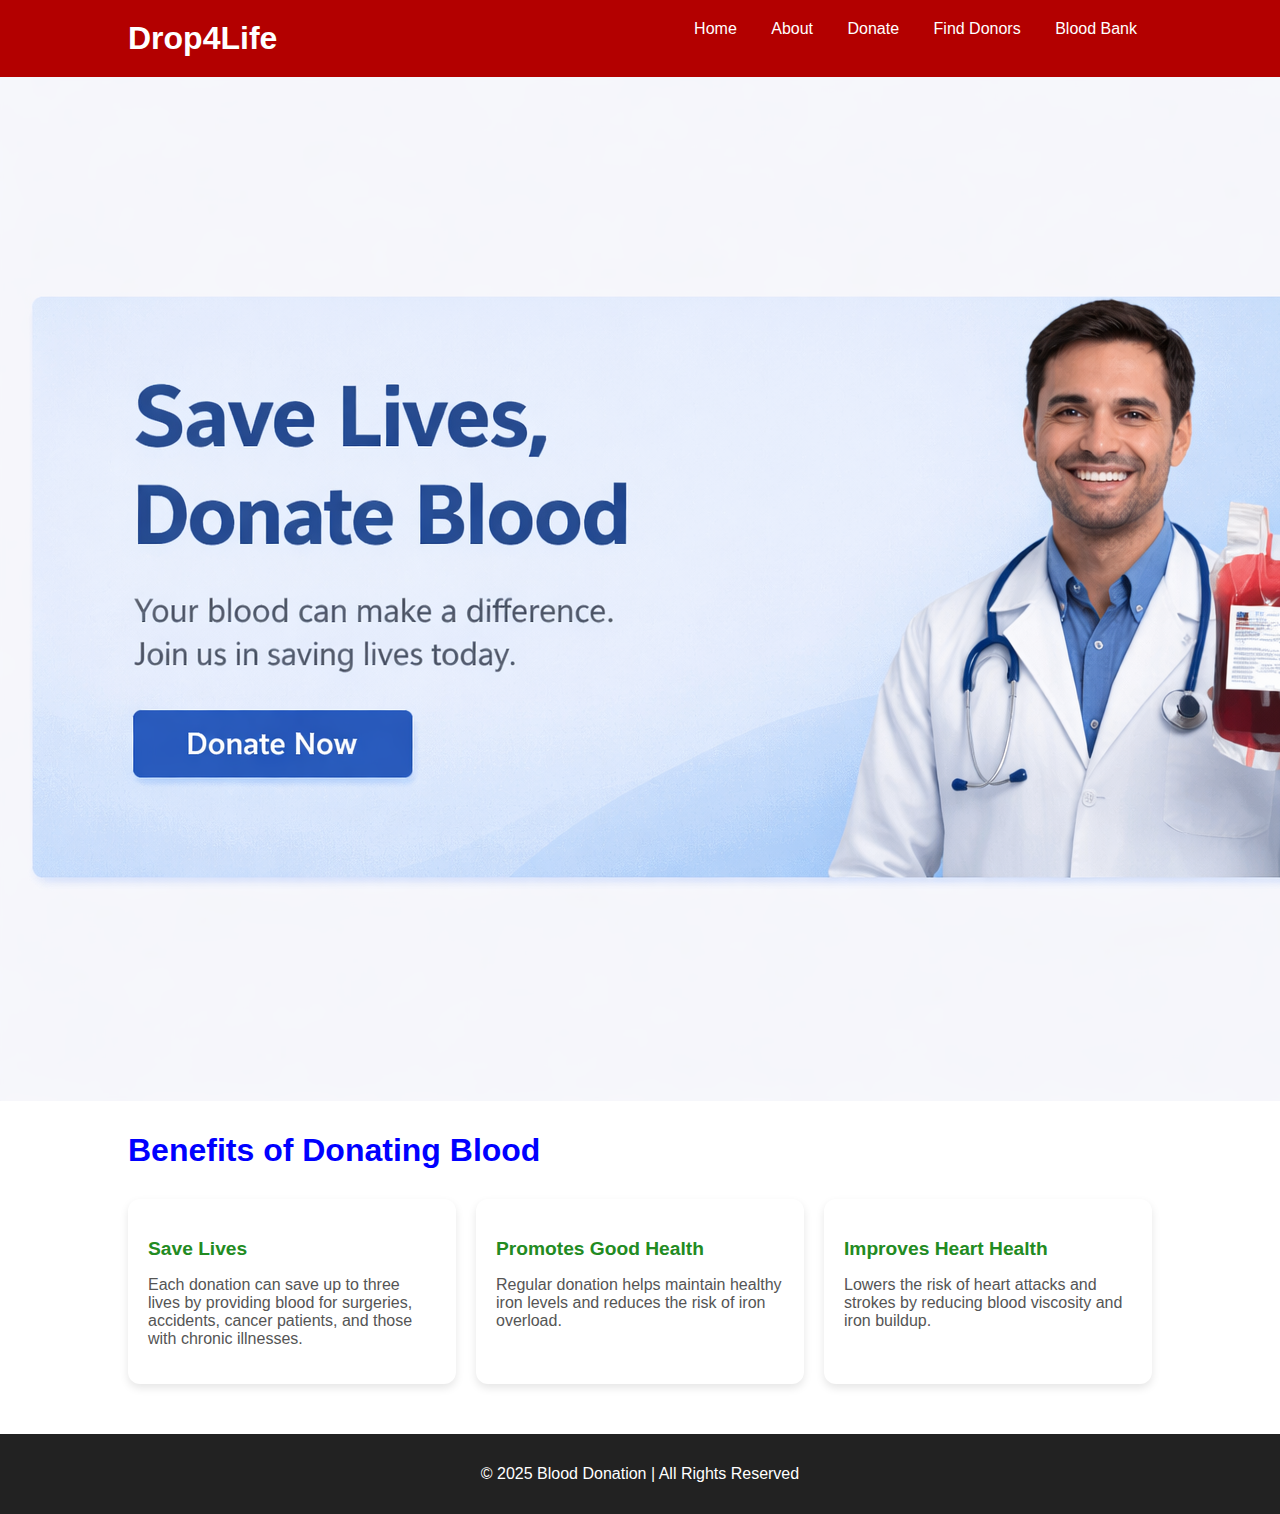
<file: index.html>
<!DOCTYPE html>
<html lang="en">
  <head>
    <meta charset="UTF-8" />
    <meta name="viewport" content="width=device-width, initial-scale=1.0" />
    <title>Blood Donation | Home</title>
    <link rel="stylesheet" href="css/index.css" />
  </head>
  <body>
    <header>
      <div class="container">
        <h1>Drop4Life</h1>
        <nav>
          <a href="index.html">Home</a>
          <a href="pages/about.html">About</a>
          <a href="pages/donate.html">Donate</a>
          <a href="pages/find_donors.html">Find Donors</a>
          <a href="pages/blood_bank.html">Blood Bank</a>
        </nav>
      </div>
    </header>

    <div class="hero-image">
      <img src="./Assets/saveliveimages.png" alt="Save Lives Donate Blood" />
    </div>

    <section id="benefits" class="container">
      <h2>Benefits of Donating Blood</h2>
      <div class="benefits-cards">
        <div class="card">
          <h3>Save Lives</h3>
          <p>
            Each donation can save up to three lives by providing blood for
            surgeries, accidents, cancer patients, and those with chronic
            illnesses.
          </p>
        </div>
        <div class="card">
          <h3>Promotes Good Health</h3>
          <p>
            Regular donation helps maintain healthy iron levels and reduces the
            risk of iron overload.
          </p>
        </div>
        <div class="card">
          <h3>Improves Heart Health</h3>
          <p>
            Lowers the risk of heart attacks and strokes by reducing blood
            viscosity and iron buildup.
          </p>
        </div>
      </div>
    </section>

    <footer>
      <p>© 2025 Blood Donation | All Rights Reserved</p>
    </footer>
  </body>
</html>
</file>
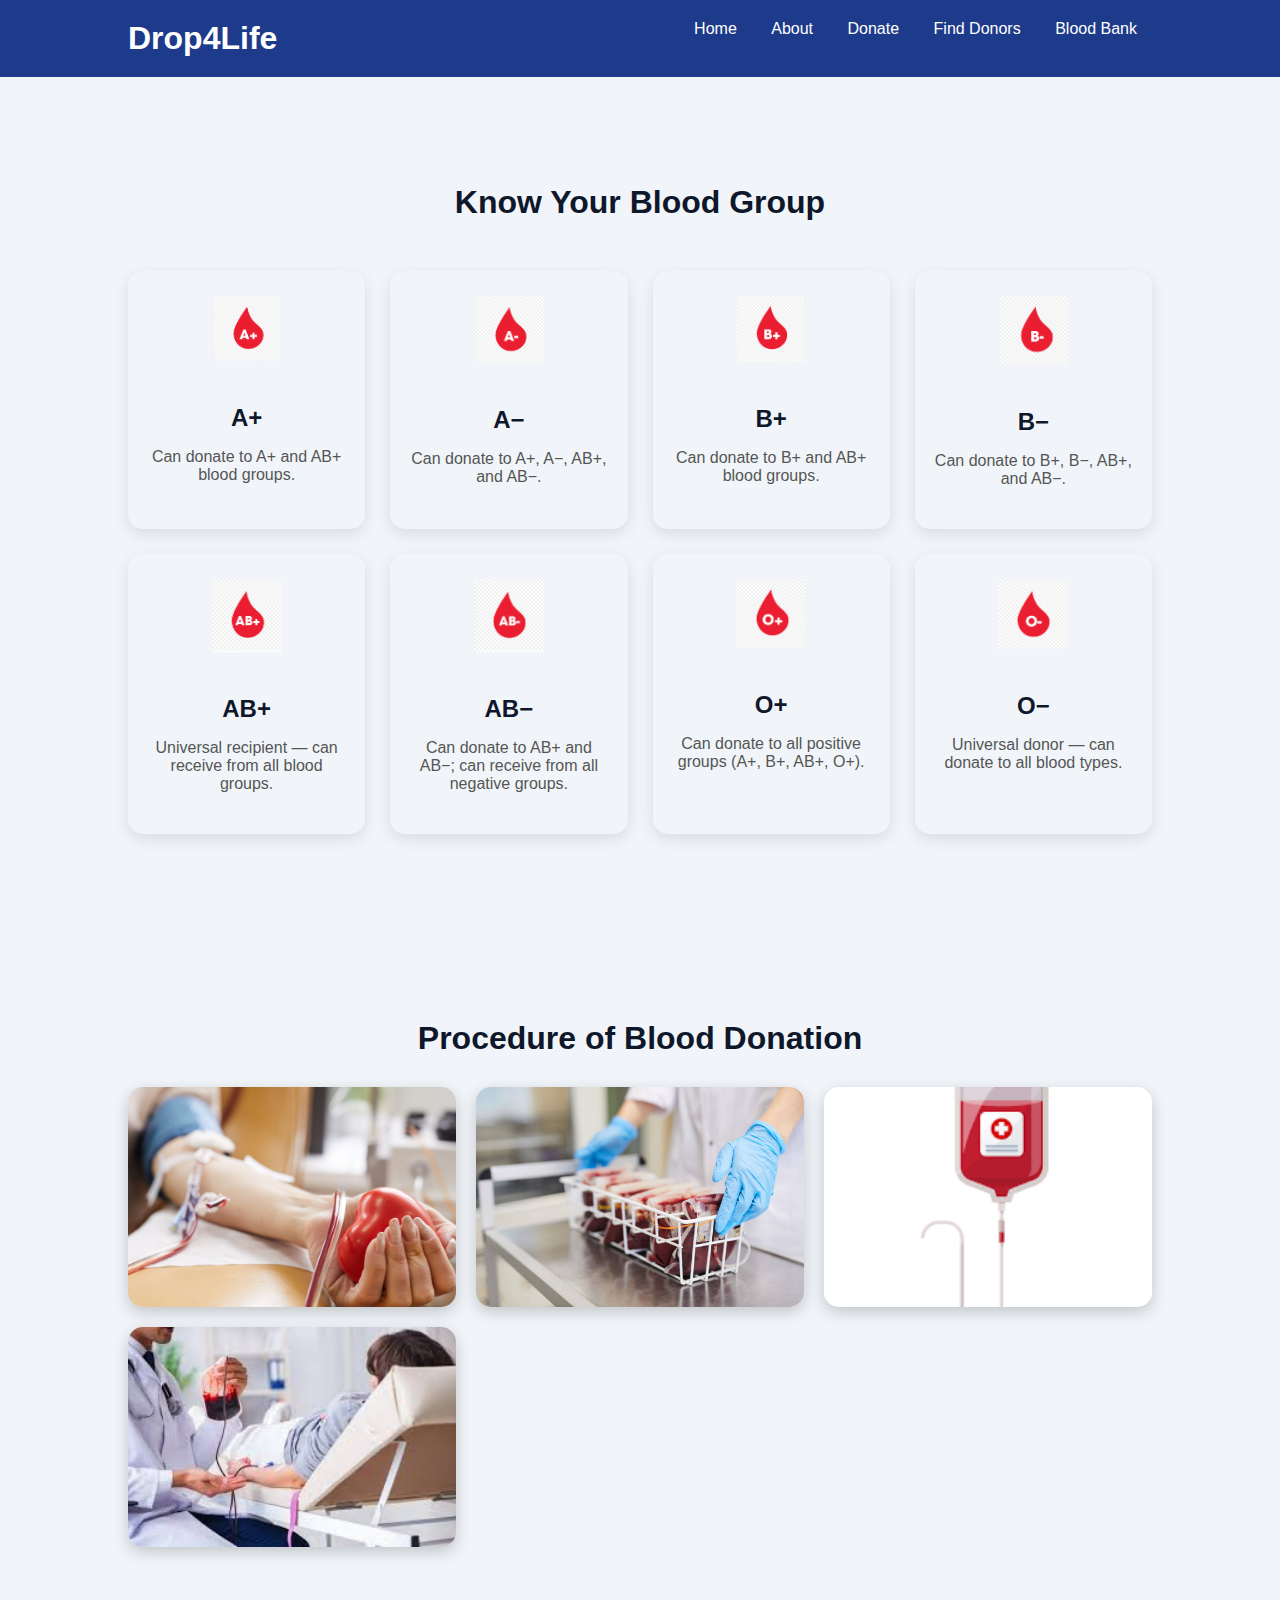
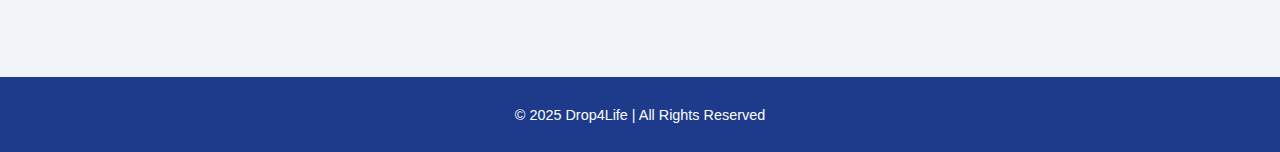
<file: pages/about.html>
<!DOCTYPE html>
<html lang="en">
  <head>
    <meta charset="UTF-8" />
    <meta name="viewport" content="width=device-width, initial-scale=1.0" />
    <title>About Blood | Drop4Life</title>
    <link rel="stylesheet" href="../css/about.css" />
  </head>
  <body>
    <header>
      <div class="container">
        <h1>Drop4Life</h1>
        <nav>
          <a href="../index.html">Home</a>
          <a href="about.html">About</a>
          <a href="donate.html">Donate</a>
          <a href="find_donors.html">Find Donors</a>
          <a href="blood_bank.html">Blood Bank</a>

        </nav>
      </div>
    </header>

  

    <section class="blood-groups">
      <h2>Know Your Blood Group</h2>
      <div class="group-container">
        <div class="group-card">
          <img src="../Assets/a positive.png" alt="A+" />
          <h3>A+</h3>
          <p>Can donate to A+ and AB+ blood groups.</p>
        </div>

        <div class="group-card">
          <img src="../Assets/A negative.png" alt="A−" />
          <h3>A−</h3>
          <p>Can donate to A+, A−, AB+, and AB−.</p>
        </div>

        <div class="group-card">
          <img src="../Assets/B positive.png" alt="B+" />
          <h3>B+</h3>
          <p>Can donate to B+ and AB+ blood groups.</p>
        </div>

        <div class="group-card">
          <img src="../Assets/B negative.png" alt="B−" />
          <h3>B−</h3>
          <p>Can donate to B+, B−, AB+, and AB−.</p>
        </div>

        <div class="group-card">
          <img src="../Assets/AB positive.png" alt="AB+" />
          <h3>AB+</h3>
          <p>Universal recipient — can receive from all blood groups.</p>
        </div>

        <div class="group-card">
          <img src="../Assets/AB negative.png" alt="AB−" />
          <h3>AB−</h3>
          <p>
            Can donate to AB+ and AB−; can receive from all negative groups.
          </p>
        </div>

        <div class="group-card">
          <img src="../Assets/O positive.png" alt="O+" />
          <h3>O+</h3>
          <p>Can donate to all positive groups (A+, B+, AB+, O+).</p>
        </div>

        <div class="group-card">
          <img src="../Assets/O negative.png" alt="O−" />
          <h3>O−</h3>
          <p>Universal donor — can donate to all blood types.</p>
        </div>
      </div>
    </section>

    <section class="image-gallery">
      <h2>Procedure of Blood Donation</h2>
      <div class="gallery">
        <img src="../Assets/IMAGE2.jpg" alt="Blood Donation Camp" />
        <img src="../Assets/stockimage.jpg" alt="Volunteer Donors" />
        <img src="../Assets/images5.png" alt="Blood Donation Drive" />
        <img src="../Assets/bloodimage3.jpg" alt="Blood Awareness Event" />
      </div>
    </section>

    <footer>
      <p>© 2025 Drop4Life | All Rights Reserved</p>
    </footer>
  </body>
</html>
</file>
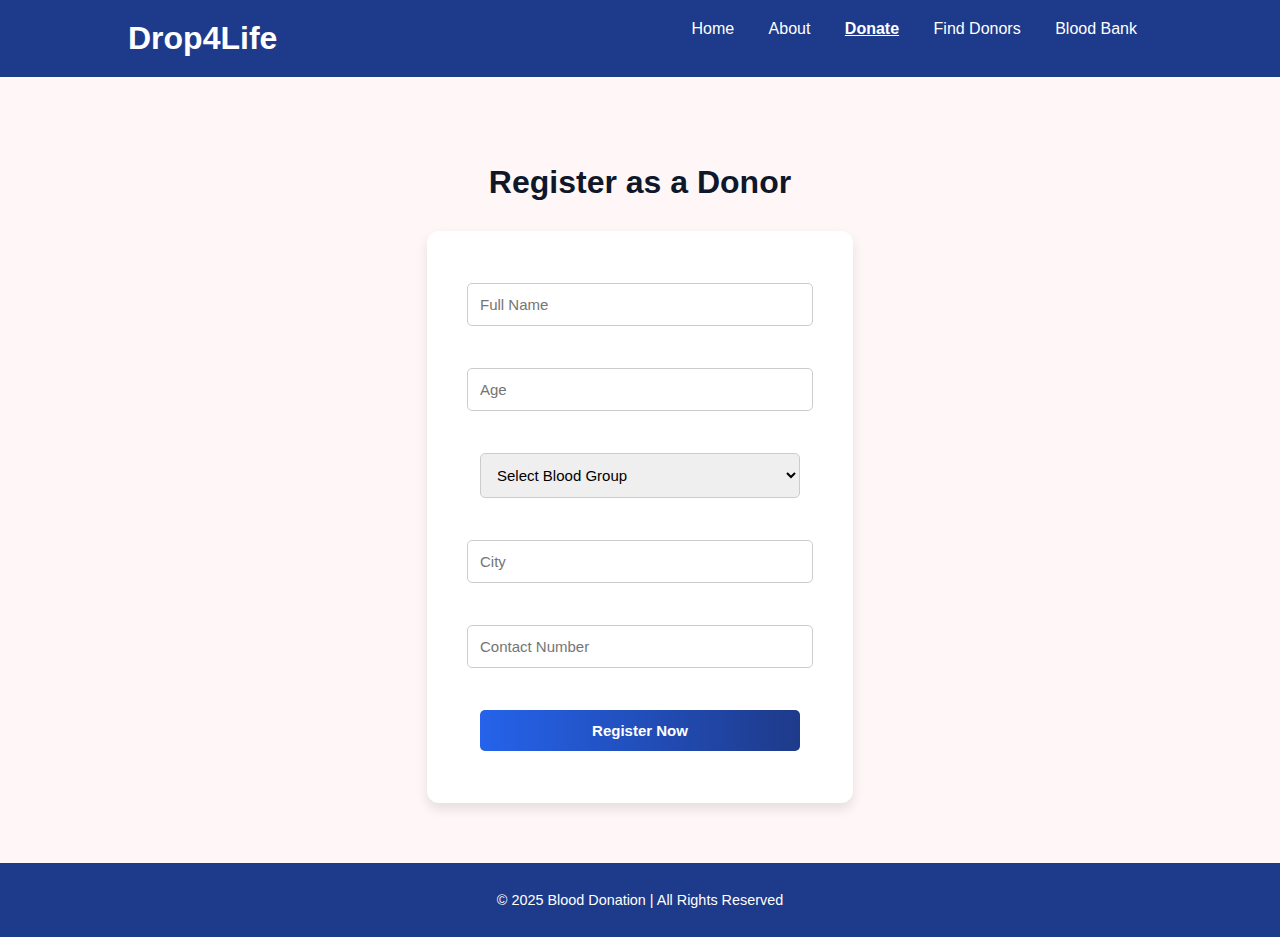
<file: pages/donate.html>
<!DOCTYPE html>
<html lang="en">
<head>
  <meta charset="UTF-8" />
  <meta name="viewport" content="width=device-width, initial-scale=1.0" />
  <title>Donate Blood | Drop4Life</title>
  <link rel="stylesheet" href="../css/donate.css">
</head>
<body>


<header>
  <div class="container">
    <h1>Drop4Life</h1>
    <nav>
      <a href="../index.html">Home</a>
      <a href="about.html">About</a>
      <a href="donate.html" class="active">Donate</a>
      <a href="find_donors.html">Find Donors</a>
      <a href="blood_bank.html">Blood Bank</a>
    </nav>
  </div>
</header>


<section class="donate container">
  <h2>Register as a Donor</h2>
  <form class="donate-form" >
    <input type="text" placeholder="Full Name" required /><br />
    <input type="number" placeholder="Age" required /><br />
    <select required>
      <option value="" disabled selected>Select Blood Group</option>
      <option>O+</option>
      <option>O−</option>
      <option>A+</option>
      <option>A−</option>
      <option>B+</option>
      <option>B−</option>
      <option>AB+</option>
      <option>AB−</option>
    </select><br />
    <input type="text" placeholder="City" required /><br />
    <input type="tel" placeholder="Contact Number" required /><br />
    <button type="submit">Register Now</button>
  </form>
</section>


<footer>
  <p>© 2025 Blood Donation | All Rights Reserved</p>
</footer>

</body>
</html>
</file>
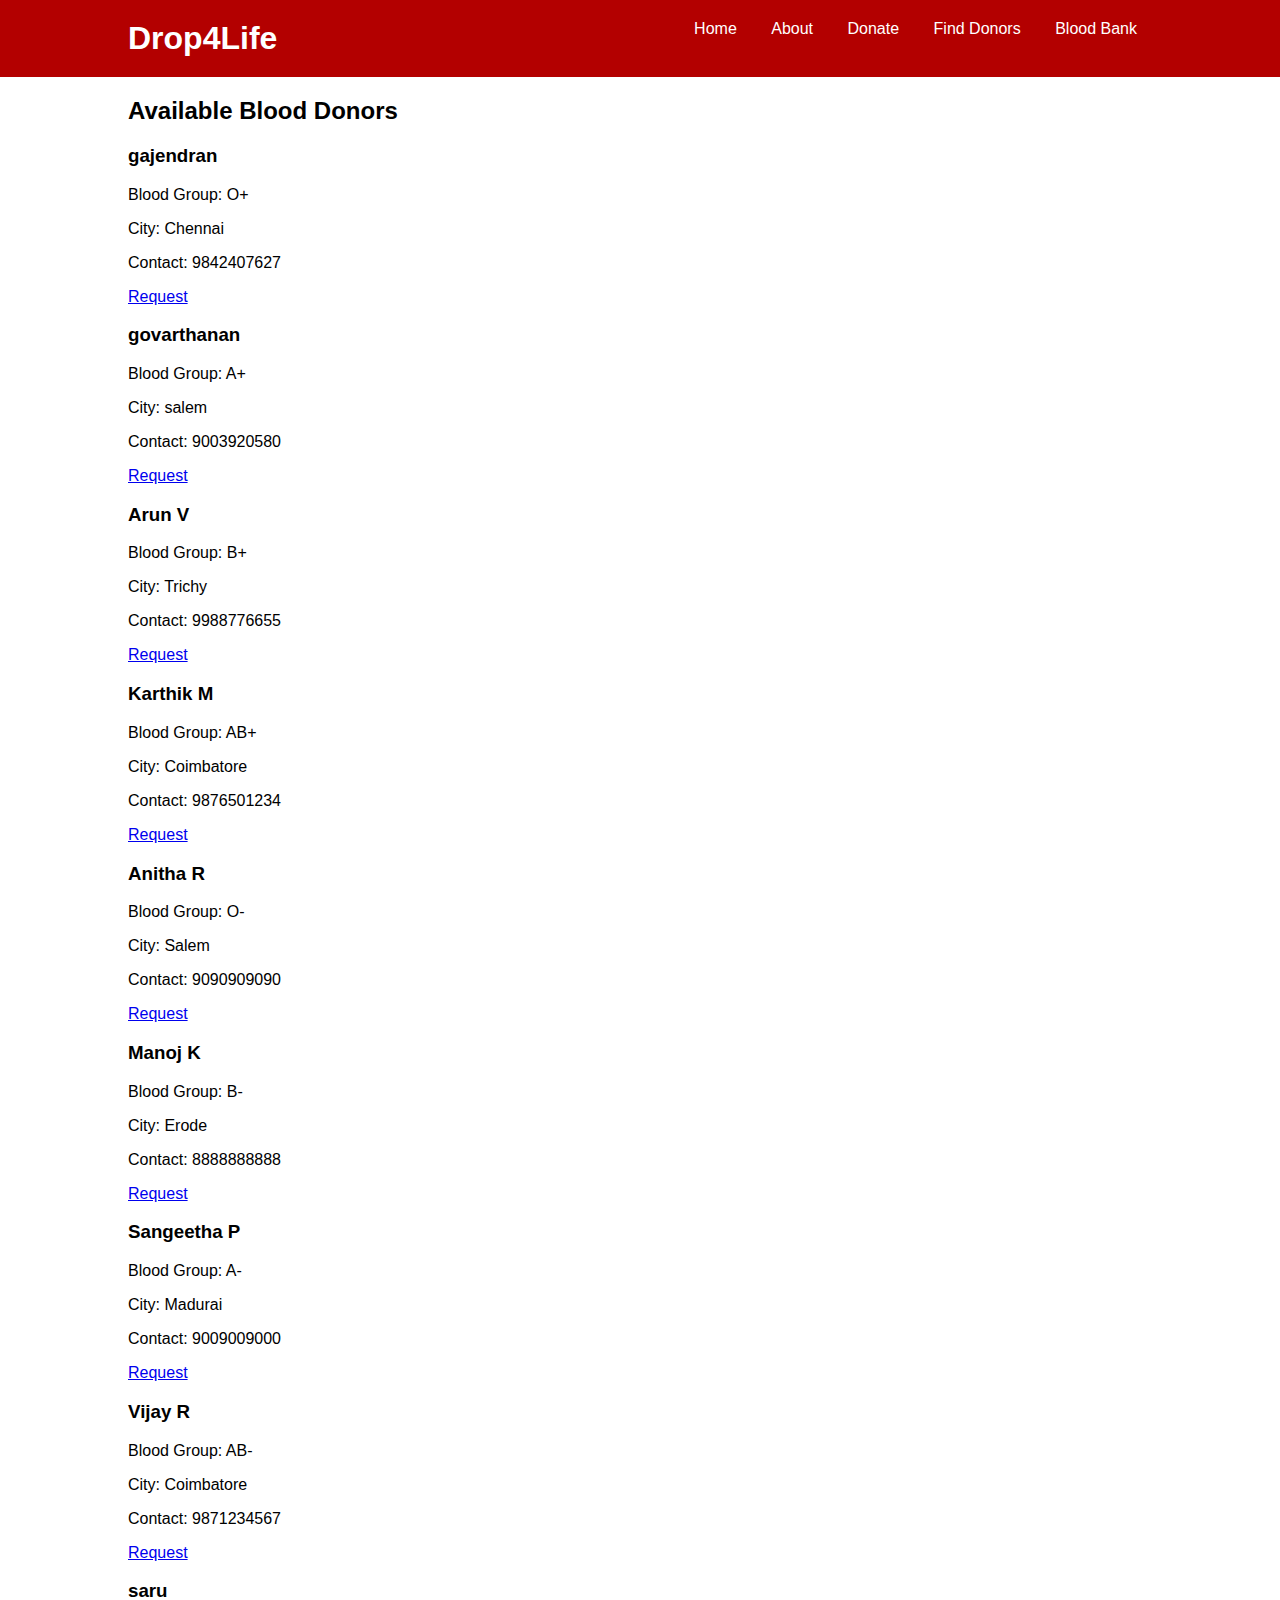
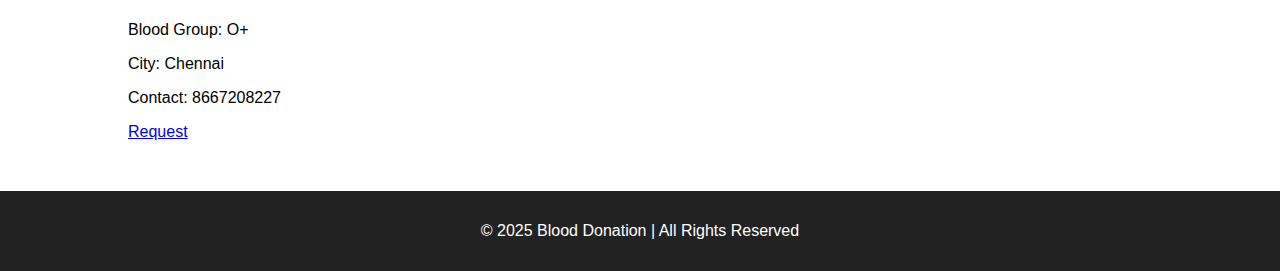
<file: pages/find_donors.html>
<!doctype html>
<html lang="en">
  <head>
    <meta charset="UTF-8" />
    <meta name="viewport" content="width=device-width, initial-scale=1.0" />
    <title>Blood Donation | Find Donors</title>
    <link rel="stylesheet" href="../css/find_donors.css" />
  </head>
  <body>
    <header>
      <div class="container">
        <h1>Drop4Life</h1>
        <nav>
          <a href="../index.html">Home</a>
          <a href="about.html">About</a>
          <a href="donate.html">Donate</a>
          <a href="find_donors.html">Find Donors</a>
          <a href="blood_bank.html">Blood Bank</a>
        </nav>
      </div>
    </header>

    <section class="container donor-section">
      <h2>Available Blood Donors</h2>

      <div class="donor-cards">
        <div class="card">
          <h3>gajendran</h3>
          <p>Blood Group: O+</p>
          <p>City: Chennai</p>
          <p>Contact: 9842407627</p>
          <a
            href="https://wa.me/9842407627?text=Hi%20gajendran,%20I%20need%20blood%20immediately"target="_blank"class="request-btn">Request</a>
        </div>

        <div class="card">
          <h3>govarthanan</h3>
          <p>Blood Group: A+</p>
          <p>City: salem</p>
          <p>Contact: 9003920580</p>
          <a
            href="https://wa.me/9003920580?text=Hi%20Govarthanan,%20I%20need%20blood%20immediately"target="_blank"class="request-btn" >Request</a>
          
        </div>

        <div class="card">
          <h3>Arun V</h3>
          <p>Blood Group: B+</p>
          <p>City: Trichy</p>
          <p>Contact: 9988776655</p>
          <a
            href="https://wa.me/919988776655?text=Hi%20Arun,%20I%20need%20blood%20immediately"target="_blank"class="request-btn">Request</a>
        </div>

        <div class="card">
          <h3>Karthik M</h3>
          <p>Blood Group: AB+</p>
          <p>City: Coimbatore</p>
          <p>Contact: 9876501234</p>
          <a
            href="https://wa.me/919876501234?text=Hi%20Karthik,%20I%20need%20blood%20immediat"target="_blank"class="request-btn">Request</a >
        </div>

        <div class="card">
          <h3>Anitha R</h3>
          <p>Blood Group: O-</p>
          <p>City: Salem</p>
          <p>Contact: 9090909090</p>
          <a
            href="https://wa.me/919090909090?text=Hi%20Anitha,%20I%20need%20blood%20donation"target="_blank"class="request-btn">Request</a>
        </div>

        <div class="card">
          <h3>Manoj K</h3>
          <p>Blood Group: B-</p>
          <p>City: Erode</p>
          <p>Contact: 8888888888</p>
          <a
            href="https://wa.me/918888888888?text=Hi%20Manoj,%20I%20need%20blood%20donation"target="_blank"class="request-btn">Request</a>
        </div>

        <div class="card">
          <h3>Sangeetha P</h3>
          <p>Blood Group: A-</p>
          <p>City: Madurai</p>
          <p>Contact: 9009009000</p>
          <a
            href="https://wa.me/919009009000?text=Hi%20Sangeetha,%20I%20need%20blood%20donation"target="_blank"class="request-btn">Request</a>
        </div>

        <div class="card">
          <h3>Vijay R</h3>
          <p>Blood Group: AB-</p>
          <p>City: Coimbatore</p>
          <p>Contact: 9871234567</p>
          <a
            href="https://wa.me/919871234567?text=Hi%20Vijay,%20I%20need%20blood%20donation" target="_blank"class="request-btn" >Request</a>
        </div>

        <div class="card">
          <h3>saru</h3>
          <p>Blood Group: O+</p>
          <p>City: Chennai</p>
          <p>Contact: 8667208227</p>
          <a
            href="https://wa.me/8667208227?text=Hi%20Deepa,%20I%20need%20blood%20donation"target="_blank"class="request-btn">Request</a>
        </div>
      </div>
    </section>

    <footer>
      <p>© 2025 Blood Donation | All Rights Reserved</p>
    </footer>
  </body>
</html>
</file>
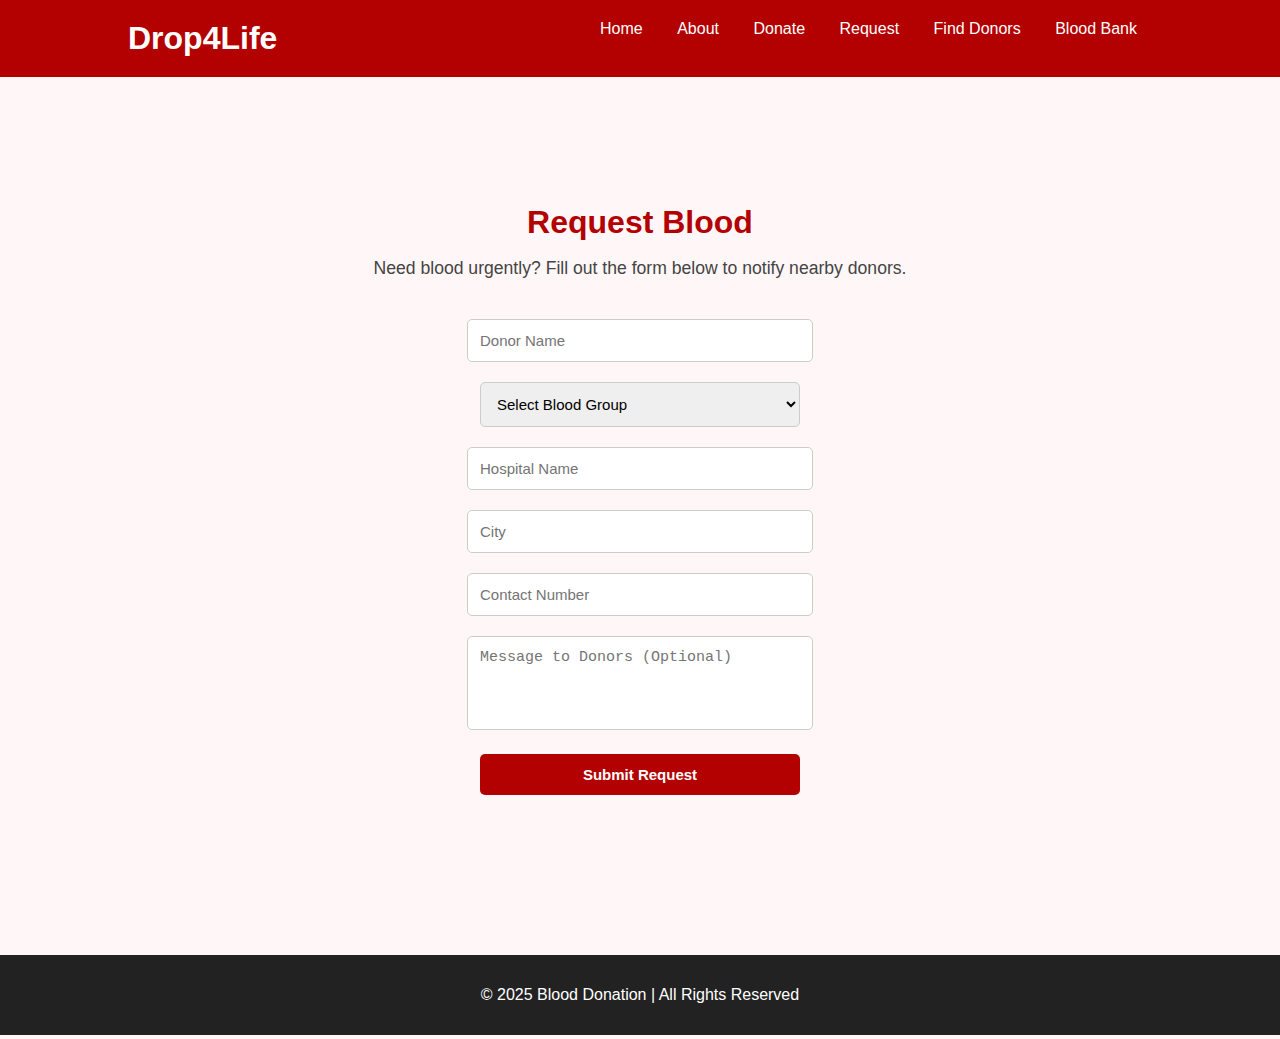
<file: pages/request.html>
<!DOCTYPE html>
<html lang="en">
<head>
  <meta charset="UTF-8">
  <meta name="viewport" content="width=device-width, initial-scale=1.0">
  <title>Drop4Life | Request Blood</title>
  <link rel="stylesheet" href="/css/request.css">
</head>
<body>
 
  <header>
    <div class="container">
      <h1>Drop4Life</h1>
 
 
 <nav>
  <a href="/index.html">Home</a>
  <a href="/pages/about.html">About</a>
  <a href="/pages/donate.html">Donate</a>
  <a href="/pages/request.html">Request</a>
  <a href="/pages/find_donors.html">Find Donors</a>
  <a href="/pages/blood_bank.html">Blood Bank</a>
</nav>

    </div>
  </header>

  
  <section class="request-section">
    <div class="container">
      <h2>Request Blood</h2>
      <p class="intro">Need blood urgently? Fill out the form below to notify nearby donors.</p>

      <form class="request-form">
        <input type="text" placeholder="Donor Name" required><br>
        <select required>
          <option value="">Select Blood Group</option>
          <option>A+</option>
          <option>B+</option>
          <option>O+</option>
          <option>AB+</option>
          <option>A-</option>
          <option>B-</option>
          <option>O-</option>
          <option>AB-</option>
        </select><br>
        <input type="text" placeholder="Hospital Name" required><br>
        <input type="text" placeholder="City" required><br>
        <input type="tel" placeholder="Contact Number" required><br>
        <textarea placeholder="Message to Donors (Optional)" rows="4"></textarea><br>
        <button type="submit">Submit Request</button>
      </form>
    </div>
  </section>


  <footer>
    <p>© 2025 Blood Donation | All Rights Reserved</p>
  </footer>
</body>
</html>
</file>
<file: css/index.css>
body { 
    font-family: 'Segoe UI', sans-serif; 
    margin: 0;
  
     }
.container { 
     width: 80%; 
    margin: 0 auto;
}
header { 
    background: #b30000; 
    color: white;
    padding: 20px 0; }
header h1 {
     display: inline-block; 
     margin: 0; 
}
nav { 
    float: right;
   
     }
nav a {
     color: white; 
     text-decoration: none; 
     margin: 0 15px; 
     font-weight: 500;
     }
nav a:hover, .active {
     text-decoration: underline;
     }
.hero {
     background: #ffe6e6; 
     text-align: center; 
     padding: 120px 0; }
.hero h2 { 
    color: #b30000;
     font-size: 36px; }
.hero p {
     font-size: 18px; 
     color: #444; 
    }

footer {
     background: #222;
      color: white; text-align: 
      center; padding: 15px 0; 
      clear: both;
       margin-top: 50px;
     }
#benefits h2 {
    font-size: 2rem;
    margin-bottom: 30px;
    color:blue;
}

.benefits-cards {
    display: grid;
    grid-template-columns: repeat(auto-fit, minmax(280px, 1fr));
    gap: 20px;
    max-width: 1200px;
    margin: 0 auto;
}

.card {
    background-color:white;
    padding: 20px;
    border-radius: 12px;
    box-shadow: 0 4px 8px rgba(0,0,0,0.1);
    transition: transform 0.3s ease, box-shadow 0.3s ease;
}

.card h3 {
    font-size: 1.2rem;
    color: forestgreen;
    margin-bottom: 10px;
}

.card p {
    font-size: 1rem;
    color: #555;
}

.card:hover {
    transform: translateY(-8px);
    box-shadow: 0 8px 16px rgba(0,0,0,0.2);
}
</file>
<file: css/about.css>
body {
  font-family: 'Segoe UI', sans-serif;
  margin: 0;
  background:  #F1F5F9;
  color: #333;
}

.container {
  width: 80%;
  margin: 0 auto;
}


body { 
    font-family: 'Segoe UI', sans-serif; 
    margin: 0;
  
     }
.container { 
     width: 80%; 
    margin: 0 auto;
}
header { 
    background:  #1E3A8A; 
    color: white;
    padding: 20px 0; }
header h1 {
     display: inline-block; 
     margin: 0; 
}
nav { 
    float: right;
   
     }
nav a {
     color: white; 
     text-decoration: none; 
     margin: 0 15px; 
     font-weight: 500;
     }
nav a:hover, .active {
     text-decoration: underline;
     }



.blood-groups {
  padding: 80px 10%;
  text-align: center;
  background:  #F1F5F9;
}

.blood-groups h2 {
  color: #0F172A;
  font-size: 2rem;
  margin-bottom: 50px;
}

.group-container {
  display: grid;
  grid-template-columns: repeat(auto-fit, minmax(230px, 1fr));
  gap: 25px;
}

.group-card {
  background: #F1F5F9 ;
  padding: 25px 20px;
  border-radius: 15px;
  box-shadow: 0 5px 15px rgba(0,0,0,0.1);
  transition: transform 0.3s, box-shadow 0.3s;
}

.group-card img {
  width: 70px;
  margin-bottom: 15px;
}

.group-card h3 {
  color: #0F172A;
  font-size: 1.5rem;
  margin-bottom: 10px;
}

.group-card p {
  font-size: 1rem;
  color: #555;
}

.group-card:hover {
  transform: translateY(-8px);
  box-shadow: 0 8px 20px rgba(0,0,0,0.15);
}


.image-gallery {
  text-align: center;
  padding: 80px 10%;
  background:#F1F5F9 ;
}

.image-gallery h2 {
  color: #0F172A;
  margin-bottom: 30px;
  font-size: 2rem;
}

.gallery {
  display: grid;
  grid-template-columns: repeat(auto-fit, minmax(250px, 1fr));
  gap: 20px;
}

.gallery img {
  width: 100%;
  height: 220px;
  object-fit: cover;
  border-radius: 15px;
  transition: transform 0.3s, box-shadow 0.3s;
  box-shadow: 0 5px 15px rgba(0,0,0,0.2);
}

.gallery img:hover {
  transform: scale(1.05);
  box-shadow: 0 8px 20px rgba(0,0,0,0.3);
}


footer {
  background:  #1E3A8A;
  color: white;
  text-align: center;
  padding: 15px 0;
  font-size: 0.9rem;
  margin-top: 50px;
}
</file>
<file: css/donate.css>
/*  
body {
  font-family: 'Segoe UI', sans-serif;
  margin: 0;
  background: #fff7f7;
  color: #333;
}

.container {
  width: 80%;
  margin: 0 auto;
}



header { 
    background:  #1E3A8A; 
    color: white;
    padding: 20px 0; }
header h1 {
     display: inline-block; 
     margin: 0; 
}
nav { 
    float: right;
   
     }
nav a {
     color: white; 
     text-decoration: none; 
     margin: 0 15px; 
     font-weight: 500;
     }
nav a:hover, .active {
     text-decoration: underline;
     }


.motivation {

  height: 65vh;
  position: relative;
  display: flex;
  align-items: center;
  justify-content: center;
  color: white;
  text-align: center;
}

.motivation .overlay {
  background:  #F1F5F9(0, 0, 0, 0.5);
  padding: 60px;
  border-radius: 10px;
}

.motivation h2 {
  font-size: 2.5rem;
  margin-bottom: 10px;
}

.motivation p {
  font-size: 1.1rem;
}


.donate {
  padding: 80px 0;
  text-align: center;
  background: #fff;
}

.donate h2 {
  color:  #0F172A;
  font-size: 2rem;
  margin-bottom: 10px;
}


 
.donate-form {
  background: #fff7f7;
  padding: 40px;
  border-radius: 10px;
  display: inline-block;
  box-shadow: 0 0 15px rgba(0, 0, 0, 0.1);
}

.donate-form input,
.donate-form select,
.donate-form button {
  margin: 10px;
  padding: 12px;
  width: 320px;
  border: 1px solid #ccc;
  border-radius: 5px;
  font-size: 15px;
}

.donate-form input:focus,
.donate-form select:focus {
  outline: none;
  border-color:  #1E3A8A;
  box-shadow: 0 0 4px rgba(179, 0, 0, 0.3);
}

.donate-form button {
  background: linear-gradient(90deg,   #2563EB);
  color: white;
  border: none;
  cursor: pointer;
  font-weight: 600;
  transition: 0.3s;
  border-radius: 5px;
}

.donate-form button:hover {
  background: linear-gradient(90deg,   #2563EB);
  transform: scale(1.05);
}


.gallery-section {
  background:  #F1F5F9;
  padding: 60px 0;
  text-align: center;
}

.gallery {
  display: flex;
  justify-content: center;
  flex-wrap: wrap;
  gap: 25px;
}

.gallery img {
  width: 350px;
  height: 230px;
  object-fit: cover;
  border-radius: 10px;
  box-shadow: 0 2px 8px  #F1F5F9(0, 0, 0, 0.2);
  transition: 0.3s;
}

.gallery img:hover {
  transform: scale(1.05);
  box-shadow: 0 4px 12px #F1F5F9(0, 0, 0, 0.3);
}


footer {
  background:  #1E3A8A;
  color: white;
  text-align: center;
  padding: 15px 0;
  font-size: 0.9rem;
}  
 */
/* donate.css */

/* General body / container styling */
body {
  font-family: 'Segoe UI', sans-serif;
  margin: 0;
  background: #fff7f7;
  color: #333;
}

.container {
  width: 80%;
  margin: 0 auto;
}

/* Header / Navbar */
header {
  background: #1E3A8A;
  color: white;
  padding: 20px 0;
}
header h1 {
  display: inline-block;
  margin: 0;
}
nav {
  float: right;
}
nav a {
  color: white;
  text-decoration: none;
  margin: 0 15px;
  font-weight: 500;
}
nav a:hover {
  text-decoration: underline;
}
/* Highlight Donate link for active page */
nav a.active {
  text-decoration: underline;
  font-weight: 700;
}

/* Hero Section */
.hero {
  background: #F1F5F9;
  text-align: center;
  padding: 80px 0;
}
.hero h2 {
  color: #1E3A8A;
  font-size: 36px;
}
.hero p {
  font-size: 18px;
  color: #444;
}

/* Donate Form Section */
.donate {
  padding: 60px 0;
  text-align: center;
}

.donate h2 {
  color: #0F172A;
  font-size: 2rem;
  margin-bottom: 30px;
}

.donate-form {
  background: #fff;
  padding: 40px;
  border-radius: 12px;
  display: inline-block;
  box-shadow: 0 6px 12px rgba(0,0,0,0.1);
}

.donate-form input,
.donate-form select,
.donate-form button {
  display: block;
  margin: 12px auto;
  padding: 12px;
  width: 320px;
  border: 1px solid #ccc;
  border-radius: 5px;
  font-size: 15px;
}

.donate-form input:focus,
.donate-form select:focus {
  outline: none;
  border-color: #1E3A8A;
  box-shadow: 0 0 4px rgba(37, 99, 235, 0.3);
}

.donate-form button {
  background: linear-gradient(90deg, #2563EB, #1E3A8A);
  color: white;
  border: none;
  cursor: pointer;
  font-weight: 600;
  transition: 0.3s;
  border-radius: 5px;
}

.donate-form button:hover {
  transform: scale(1.05);
}

/* Footer */
footer {
  background: #1E3A8A;
  color: white;
  text-align: center;
  padding: 15px 0;
  font-size: 0.9rem;
}
</file>
<file: css/find_donors.css>
body { 
    font-family: 'Segoe UI', sans-serif; 
    margin: 0;
  
     }
.container { 
     width: 80%; 
    margin: 0 auto;
}
header { 
    background: #b30000; 
    color: white;
    padding: 20px 0; }
header h1 {
     display: inline-block; 
     margin: 0; 
}
nav { 
    float: right;
   
     }
nav a {
     color: white; 
     text-decoration: none; 
     margin: 0 15px; 
     font-weight: 500;
     }
nav a:hover, .active {
     text-decoration: underline;
     }

.donor-hero {
 
  height: 55vh;
  position: relative;
  display: flex;
  align-items: center;
  justify-content: center;
  color: white;
  text-align: center;
}

.donor-hero .overlay {
  background: rgba(179, 0, 0, 0.7);
  padding: 100px;
  border-radius: 40px;
}

.search-section {
  background: #ffe6e6;
  text-align: center;
  padding: 60px 20px;
}

.search-section h3 {
  color: #b30000;
  font-size: 28px;
  margin-bottom: 10px;
}

.search-form {
  margin-top: 20px;
  display: flex;
  justify-content: center;
  flex-wrap: wrap;
  gap: 15px;
}

.search-form select{
  padding: 10px 15px;
  border: 1px solid #ccc;
  border-radius: 6px;
  font-size: 16px;
  width: 200px;
}

.search-form button {
  background: #b30000;
  color: white;
  border: none;
  padding: 10px 20px;
  border-radius: 6px;

 
}

.search-form button:hover {
  background: #990000;
}


.awareness {
  display: flex;
  align-items: center;
  justify-content: space-between;
  padding: 80px 10%;
  background: linear-gradient(to right, #fff, #ffeaea);
  flex-wrap: wrap;
  gap: 40px;
}

.awareness img {
  width: 400px;
  border-radius: 20px;
  box-shadow: 0 6px 20px rgba(0,0,0,0.2);
}

.awareness .text {
  max-width: 600px;
}

.awareness h2 {
  color: #b30000;
  margin-bottom: 10px;
}

.awareness p {
  color: #444;
  line-height: 1.6;
  margin-bottom: 20px;
}

.awareness ul {
  list-style: none;
  padding: 0;
  margin-bottom: 25px;
}

.awareness ul li {
  margin-bottom: 8px;
  font-size: 1.1rem;
}


.cta {
  background: #b30000;
  color: white;
  padding: 10px 25px;
  border-radius: 8px;
  text-decoration: none;
  font-weight: bold;
 
}

.cta:hover {
  background: #990000;
}

  

.testimonials {
  background: #f9f9f9;
  text-align: center;
  padding: 80px 20px;
}

.testimonials h2 {
  color: #b30000;
  margin-bottom: 10px;
}

.testimonials blockquote {
  background: white;
  
  margin: 30px auto;
  padding: 30px;
  max-width: 500px;
  font-style: italic;
  box-shadow: 0 4px 10px rgba(0,0,0,0.1);
}

.testimonials span {
  display: block;
  margin-top: 10px;
  color: #555;
  font-weight: bold;
}


footer {
     background: #222;
      color: white; text-align: 
      center; padding: 15px 0; 
      clear: both;
       margin-top: 50px;
     }
</file>
<file: css/request.css>
body { 
  font-family: 'Segoe UI', sans-serif; 
  margin: 0;
  background: #fff7f7;
}

.container { 
  width: 80%; 
  margin: 0 auto;
}


header { 
  background: #b30000; 
  color: white;
  padding: 20px 0; 
}

header h1 {
  display: inline-block;
  margin: 0;
}

nav {
  float: right;
}

nav a {
  color: white;
  text-decoration: none;
  margin: 0 15px;
  font-weight: 500;
}

nav a:hover,
.active {
  text-decoration: underline;
}

.request-section {
  padding: 100px 0;
  text-align: center;
}

.request-section h2 {
  color: #b30000;
  font-size: 2rem;
  margin-bottom: 10px;
}

.intro {
  color: #444;
  font-size: 1.1rem;
  margin-bottom: 30px;
}

.request-form input,
.request-form select,
.request-form textarea,
.request-form button {
  margin: 10px;
  padding: 12px;
  width: 320px;
  border: 1px solid #ccc;
  border-radius: 5px;
  font-size: 15px;
}

.request-form textarea {
  resize: none;
}

.request-form input:focus,
.request-form select:focus,
.request-form textarea:focus {
  outline: none;
  border-color: #b30000;
  box-shadow: 0 0 4px rgba(179, 0, 0, 0.3);
}

.request-form button {
  background: #b30000;
  color: white;
  border: none;
  cursor: pointer;
  font-weight: 600;
  transition: 0.3s;
}

.request-form button:hover {
  background: #800000;
}

footer {
  background: #222;
  color: white;
  text-align: center;
  padding: 15px 0;
  clear: both;
  margin-top: 50px;
}
</file>
